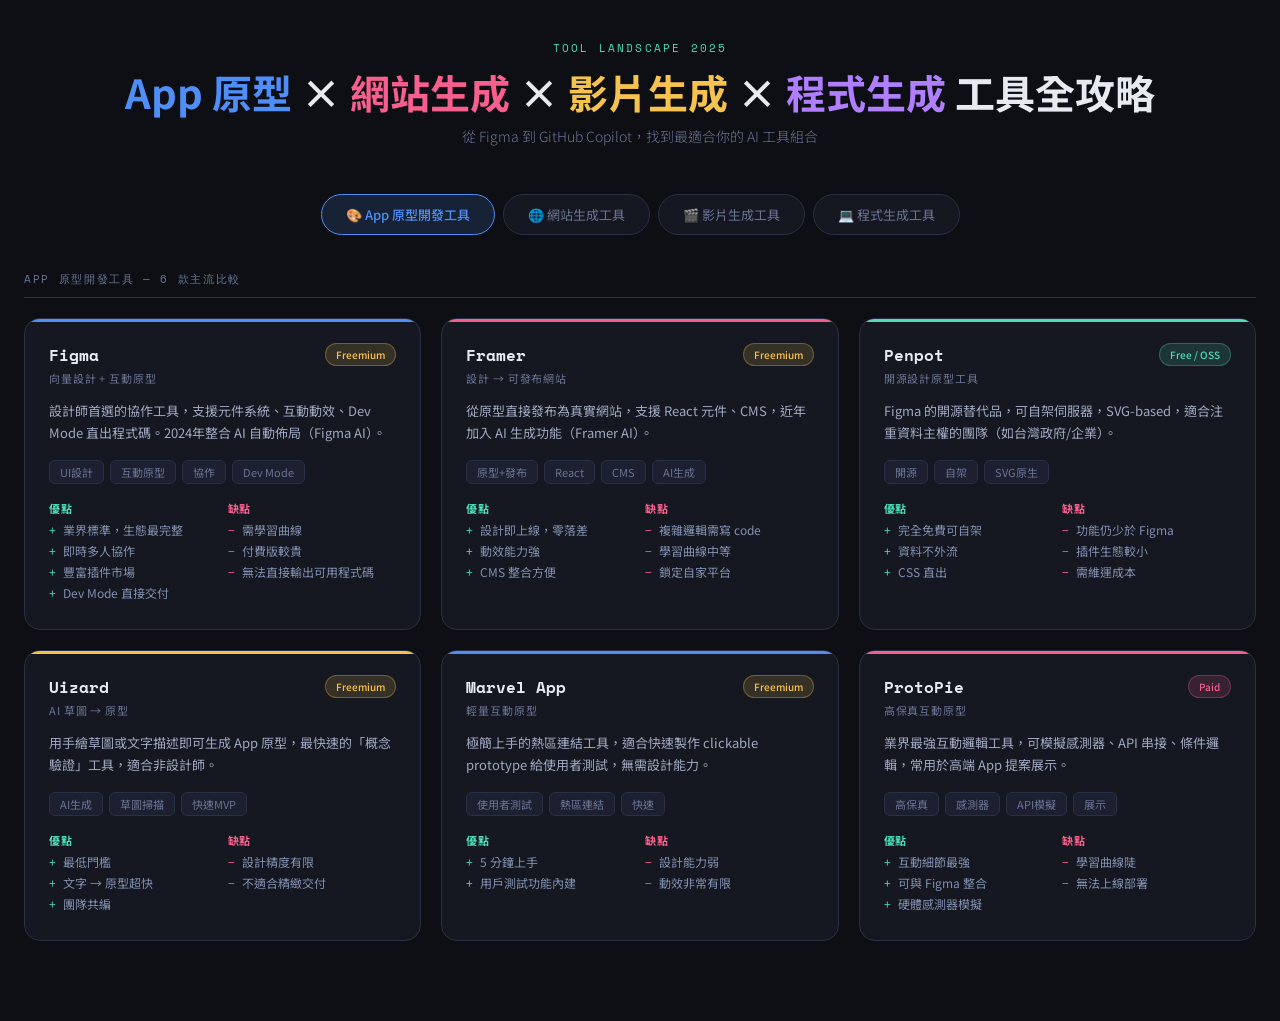
<file: 資料檔/AI生成工具整理.html>
<!DOCTYPE html>
<html lang="zh-TW">
<head>
<meta charset="UTF-8">
<meta name="viewport" content="width=device-width, initial-scale=1.0">
<title>App原型 × 網站生成 × 影片生成 × 程式生成工具比較</title>
<style>
  @import url('https://fonts.googleapis.com/css2?family=Noto+Sans+TC:wght@300;400;500;700&family=Space+Mono:wght@400;700&display=swap');

  :root {
    --bg: #0d0f14;
    --surface: #151820;
    --surface2: #1c2030;
    --border: #2a3045;
    --accent1: #4f8ef7;
    --accent2: #f75f8e;
    --accent3: #4fdbb5;
    --accent4: #f7c34f;
    --accent5: #b07fff;
    --text: #e8eaf2;
    --muted: #6b7494;
  }

  * { box-sizing: border-box; margin: 0; padding: 0; }

  body {
    background: var(--bg);
    color: var(--text);
    font-family: 'Noto Sans TC', sans-serif;
    min-height: 100vh;
    padding: 40px 24px;
  }

  .header {
    text-align: center;
    margin-bottom: 48px;
  }

  .header-eyebrow {
    font-family: 'Space Mono', monospace;
    font-size: 11px;
    letter-spacing: 0.2em;
    color: var(--accent3);
    text-transform: uppercase;
    margin-bottom: 12px;
  }

  h1 {
    font-size: clamp(24px, 4vw, 40px);
    font-weight: 700;
    line-height: 1.2;
    margin-bottom: 10px;
  }

  h1 span.a { color: var(--accent1); }
  h1 span.b { color: var(--accent2); }
  h1 span.c { color: var(--accent4); }
  h1 span.d { color: var(--accent5); }

  .subtitle {
    color: var(--muted);
    font-size: 14px;
    font-weight: 300;
  }

  /* Tab switcher */
  .tabs {
    display: flex;
    gap: 8px;
    justify-content: center;
    margin-bottom: 36px;
    flex-wrap: wrap;
  }

  .tab-btn {
    padding: 10px 24px;
    border-radius: 999px;
    border: 1px solid var(--border);
    background: var(--surface);
    color: var(--muted);
    font-family: 'Noto Sans TC', sans-serif;
    font-size: 13px;
    cursor: pointer;
    transition: all 0.2s;
  }

  .tab-btn:hover { border-color: var(--accent1); color: var(--text); }

  .tab-btn.active-proto {
    background: rgba(79,142,247,0.15);
    border-color: var(--accent1);
    color: var(--accent1);
    font-weight: 500;
  }

  .tab-btn.active-web {
    background: rgba(247,95,142,0.15);
    border-color: var(--accent2);
    color: var(--accent2);
    font-weight: 500;
  }

  .tab-btn.active-video {
    background: rgba(247,195,79,0.15);
    border-color: var(--accent4);
    color: var(--accent4);
    font-weight: 500;
  }

  .tab-btn.active-code {
    background: rgba(176,127,255,0.15);
    border-color: var(--accent5);
    color: var(--accent5);
    font-weight: 500;
  }

  /* Panel */
  .panel { display: none; }
  .panel.active { display: block; animation: fadeIn 0.3s ease; }

  @keyframes fadeIn { from { opacity: 0; transform: translateY(8px); } to { opacity: 1; transform: translateY(0); } }

  /* Tool cards grid */
  .cards-grid {
    display: grid;
    grid-template-columns: repeat(auto-fill, minmax(300px, 1fr));
    gap: 20px;
    margin-bottom: 40px;
  }

  .card {
    background: var(--surface);
    border: 1px solid var(--border);
    border-radius: 16px;
    padding: 24px;
    position: relative;
    overflow: hidden;
    transition: border-color 0.2s, transform 0.2s;
  }

  .card:hover { transform: translateY(-2px); }

  .card::before {
    content: '';
    position: absolute;
    top: 0; left: 0; right: 0;
    height: 3px;
  }

  .card.blue::before { background: var(--accent1); border-color: var(--accent1); }
  .card.pink::before { background: var(--accent2); border-color: var(--accent2); }
  .card.green::before { background: var(--accent3); }
  .card.yellow::before { background: var(--accent4); }
  .card.purple::before { background: var(--accent5); }

  .card:hover.blue { border-color: var(--accent1); }
  .card:hover.pink { border-color: var(--accent2); }
  .card:hover.green { border-color: var(--accent3); }
  .card:hover.yellow { border-color: var(--accent4); }
  .card:hover.purple { border-color: var(--accent5); }
  .card-header {
    display: flex;
    align-items: flex-start;
    justify-content: space-between;
    margin-bottom: 14px;
  }

  .tool-name {
    font-family: 'Space Mono', monospace;
    font-size: 16px;
    font-weight: 700;
    margin-bottom: 3px;
  }

  .tool-category {
    font-size: 11px;
    color: var(--muted);
    letter-spacing: 0.08em;
  }

  .badge {
    font-size: 10px;
    padding: 3px 10px;
    border-radius: 999px;
    font-weight: 500;
    white-space: nowrap;
  }

  .badge-free { background: rgba(79,219,181,0.15); color: var(--accent3); border: 1px solid rgba(79,219,181,0.3); }
  .badge-paid { background: rgba(247,95,142,0.15); color: var(--accent2); border: 1px solid rgba(247,95,142,0.3); }
  .badge-freemium { background: rgba(247,195,79,0.15); color: var(--accent4); border: 1px solid rgba(247,195,79,0.3); }

  .tool-desc {
    font-size: 13px;
    color: #a0a8c0;
    line-height: 1.7;
    margin-bottom: 16px;
  }

  .tags {
    display: flex;
    flex-wrap: wrap;
    gap: 6px;
    margin-bottom: 16px;
  }

  .tag {
    font-size: 11px;
    padding: 3px 10px;
    border-radius: 6px;
    background: var(--surface2);
    color: var(--muted);
    border: 1px solid var(--border);
  }

  .pros-cons {
    display: grid;
    grid-template-columns: 1fr 1fr;
    gap: 10px;
    font-size: 12px;
  }

  .pros h4 { color: var(--accent3); margin-bottom: 5px; font-size: 11px; letter-spacing: 0.05em; }
  .cons h4 { color: var(--accent2); margin-bottom: 5px; font-size: 11px; letter-spacing: 0.05em; }

  .pros li, .cons li {
    list-style: none;
    padding-left: 14px;
    position: relative;
    color: #8090b0;
    margin-bottom: 3px;
    line-height: 1.5;
  }

  .pros li::before { content: '+'; position: absolute; left: 0; color: var(--accent3); }
  .cons li::before { content: '−'; position: absolute; left: 0; color: var(--accent2); }

  /* Comparison table */
  .compare-wrapper {
    overflow-x: auto;
    border-radius: 16px;
    border: 1px solid var(--border);
  }

  table {
    width: 100%;
    border-collapse: collapse;
    font-size: 13px;
    min-width: 700px;
  }

  th {
    padding: 14px 16px;
    text-align: left;
    background: var(--surface2);
    font-weight: 500;
    font-size: 12px;
    color: var(--muted);
    letter-spacing: 0.05em;
    border-bottom: 1px solid var(--border);
  }

  th:first-child { color: var(--text); }

  td {
    padding: 13px 16px;
    border-bottom: 1px solid var(--border);
    vertical-align: top;
    color: #9aa0bc;
    line-height: 1.5;
  }

  tr:last-child td { border-bottom: none; }

  tr:hover td { background: rgba(255,255,255,0.02); }

  td:first-child {
    font-family: 'Space Mono', monospace;
    font-size: 12px;
    font-weight: 700;
    color: var(--text);
    white-space: nowrap;
  }

  .dot-yes { color: var(--accent3); font-size: 16px; }
  .dot-partial { color: var(--accent4); font-size: 16px; }
  .dot-no { color: var(--muted); font-size: 16px; }

  /* Recommendation box */
  .rec-grid {
    display: grid;
    grid-template-columns: repeat(auto-fill, minmax(260px, 1fr));
    gap: 16px;
    margin-top: 32px;
  }

  .rec-card {
    background: var(--surface);
    border: 1px solid var(--border);
    border-radius: 14px;
    padding: 20px;
  }

  .rec-card h3 {
    font-size: 13px;
    font-weight: 700;
    margin-bottom: 10px;
    display: flex;
    align-items: center;
    gap: 8px;
  }

  .rec-icon {
    width: 28px; height: 28px;
    border-radius: 8px;
    display: flex; align-items: center; justify-content: center;
    font-size: 14px;
  }

  .rec-card p {
    font-size: 12px;
    color: var(--muted);
    line-height: 1.7;
  }

  .rec-card strong { color: var(--text); }

  section-title {
    display: block;
    font-size: 11px;
    font-family: 'Space Mono', monospace;
    letter-spacing: 0.15em;
    color: var(--muted);
    text-transform: uppercase;
    margin-bottom: 20px;
    padding-bottom: 10px;
    border-bottom: 1px solid var(--border);
  }
</style>
</head>
<body>

<div class="header">
  <div class="header-eyebrow">Tool Landscape 2025</div>
  <h1><span class="a">App 原型</span> × <span class="b">網站生成</span> × <span class="c">影片生成</span> × <span class="d">程式生成</span> 工具全攻略</h1>
  <p class="subtitle">從 Figma 到 GitHub Copilot，找到最適合你的 AI 工具組合</p>
</div>

<div class="tabs">
  <button class="tab-btn active-proto" onclick="showTab('proto', this, 'proto')">🎨 App 原型開發工具</button>
  <button class="tab-btn" onclick="showTab('web', this, 'web')">🌐 網站生成工具</button>
  <button class="tab-btn" onclick="showTab('video', this, 'video')">🎬 影片生成工具</button>
  <button class="tab-btn" onclick="showTab('code', this, 'code')">💻 程式生成工具</button>
</div>

<!-- PANEL 1: App Prototyping -->
<div id="proto" class="panel active">
  <section-title>App 原型開發工具 — 6 款主流比較</section-title>
  <div class="cards-grid">

    <div class="card blue">
      <div class="card-header">
        <div>
          <div class="tool-name">Figma</div>
          <div class="tool-category">向量設計 + 互動原型</div>
        </div>
        <span class="badge badge-freemium">Freemium</span>
      </div>
      <p class="tool-desc">設計師首選的協作工具，支援元件系統、互動動效、Dev Mode 直出程式碼。2024年整合 AI 自動佈局（Figma AI）。</p>
      <div class="tags">
        <span class="tag">UI設計</span><span class="tag">互動原型</span><span class="tag">協作</span><span class="tag">Dev Mode</span>
      </div>
      <div class="pros-cons">
        <div class="pros"><h4>優點</h4>
          <ul>
            <li>業界標準，生態最完整</li>
            <li>即時多人協作</li>
            <li>豐富插件市場</li>
            <li>Dev Mode 直接交付</li>
          </ul>
        </div>
        <div class="cons"><h4>缺點</h4>
          <ul>
            <li>需學習曲線</li>
            <li>付費版較貴</li>
            <li>無法直接輸出可用程式碼</li>
          </ul>
        </div>
      </div>
    </div>

    <div class="card pink">
      <div class="card-header">
        <div>
          <div class="tool-name">Framer</div>
          <div class="tool-category">設計 → 可發布網站</div>
        </div>
        <span class="badge badge-freemium">Freemium</span>
      </div>
      <p class="tool-desc">從原型直接發布為真實網站，支援 React 元件、CMS，近年加入 AI 生成功能（Framer AI）。</p>
      <div class="tags">
        <span class="tag">原型+發布</span><span class="tag">React</span><span class="tag">CMS</span><span class="tag">AI生成</span>
      </div>
      <div class="pros-cons">
        <div class="pros"><h4>優點</h4>
          <ul>
            <li>設計即上線，零落差</li>
            <li>動效能力強</li>
            <li>CMS 整合方便</li>
          </ul>
        </div>
        <div class="cons"><h4>缺點</h4>
          <ul>
            <li>複雜邏輯需寫 code</li>
            <li>學習曲線中等</li>
            <li>鎖定自家平台</li>
          </ul>
        </div>
      </div>
    </div>

    <div class="card green">
      <div class="card-header">
        <div>
          <div class="tool-name">Penpot</div>
          <div class="tool-category">開源設計原型工具</div>
        </div>
        <span class="badge badge-free">Free / OSS</span>
      </div>
      <p class="tool-desc">Figma 的開源替代品，可自架伺服器，SVG-based，適合注重資料主權的團隊（如台灣政府/企業）。</p>
      <div class="tags">
        <span class="tag">開源</span><span class="tag">自架</span><span class="tag">SVG原生</span>
      </div>
      <div class="pros-cons">
        <div class="pros"><h4>優點</h4>
          <ul>
            <li>完全免費可自架</li>
            <li>資料不外流</li>
            <li>CSS 直出</li>
          </ul>
        </div>
        <div class="cons"><h4>缺點</h4>
          <ul>
            <li>功能仍少於 Figma</li>
            <li>插件生態較小</li>
            <li>需維運成本</li>
          </ul>
        </div>
      </div>
    </div>

    <div class="card yellow">
      <div class="card-header">
        <div>
          <div class="tool-name">Uizard</div>
          <div class="tool-category">AI 草圖 → 原型</div>
        </div>
        <span class="badge badge-freemium">Freemium</span>
      </div>
      <p class="tool-desc">用手繪草圖或文字描述即可生成 App 原型，最快速的「概念驗證」工具，適合非設計師。</p>
      <div class="tags">
        <span class="tag">AI生成</span><span class="tag">草圖掃描</span><span class="tag">快速MVP</span>
      </div>
      <div class="pros-cons">
        <div class="pros"><h4>優點</h4>
          <ul>
            <li>最低門檻</li>
            <li>文字 → 原型超快</li>
            <li>團隊共編</li>
          </ul>
        </div>
        <div class="cons"><h4>缺點</h4>
          <ul>
            <li>設計精度有限</li>
            <li>不適合精緻交付</li>
          </ul>
        </div>
      </div>
    </div>

    <div class="card blue">
      <div class="card-header">
        <div>
          <div class="tool-name">Marvel App</div>
          <div class="tool-category">輕量互動原型</div>
        </div>
        <span class="badge badge-freemium">Freemium</span>
      </div>
      <p class="tool-desc">極簡上手的熱區連結工具，適合快速製作 clickable prototype 給使用者測試，無需設計能力。</p>
      <div class="tags">
        <span class="tag">使用者測試</span><span class="tag">熱區連結</span><span class="tag">快速</span>
      </div>
      <div class="pros-cons">
        <div class="pros"><h4>優點</h4>
          <ul>
            <li>5 分鐘上手</li>
            <li>用戶測試功能內建</li>
          </ul>
        </div>
        <div class="cons"><h4>缺點</h4>
          <ul>
            <li>設計能力弱</li>
            <li>動效非常有限</li>
          </ul>
        </div>
      </div>
    </div>

    <div class="card pink">
      <div class="card-header">
        <div>
          <div class="tool-name">ProtoPie</div>
          <div class="tool-category">高保真互動原型</div>
        </div>
        <span class="badge badge-paid">Paid</span>
      </div>
      <p class="tool-desc">業界最強互動邏輯工具，可模擬感測器、API 串接、條件邏輯，常用於高端 App 提案展示。</p>
      <div class="tags">
        <span class="tag">高保真</span><span class="tag">感測器</span><span class="tag">API模擬</span><span class="tag">展示</span>
      </div>
      <div class="pros-cons">
        <div class="pros"><h4>優點</h4>
          <ul>
            <li>互動細節最強</li>
            <li>可與 Figma 整合</li>
            <li>硬體感測器模擬</li>
          </ul>
        </div>
        <div class="cons"><h4>缺點</h4>
          <ul>
            <li>學習曲線陡</li>
            <li>無法上線部署</li>
          </ul>
        </div>
      </div>
    </div>

  </div>
</div>

<!-- PANEL 2: Website Generation -->
<div id="web" class="panel">
  <section-title>AI 網站生成工具 — 6 款主流比較</section-title>
  <div class="cards-grid">

    <div class="card pink">
      <div class="card-header">
        <div>
          <div class="tool-name">Bolt.new</div>
          <div class="tool-category">AI 全端生成 + 部署</div>
        </div>
        <span class="badge badge-freemium">Freemium</span>
      </div>
      <p class="tool-desc">StackBlitz 出品，在瀏覽器直接以自然語言生成完整 React/Vue/Node 應用，可一鍵部署 Netlify，2024 年爆紅。</p>
      <div class="tags">
        <span class="tag">全端生成</span><span class="tag">React</span><span class="tag">一鍵部署</span><span class="tag">Claude後端</span>
      </div>
      <div class="pros-cons">
        <div class="pros"><h4>優點</h4>
          <ul>
            <li>真實可運行程式碼</li>
            <li>全端包含後端</li>
            <li>即時預覽+部署</li>
            <li>支援套件安裝</li>
          </ul>
        </div>
        <div class="cons"><h4>缺點</h4>
          <ul>
            <li>複雜專案 token 燃燒快</li>
            <li>免費版有限制</li>
          </ul>
        </div>
      </div>
    </div>

    <div class="card blue">
      <div class="card-header">
        <div>
          <div class="tool-name">Lovable</div>
          <div class="tool-category">AI 全端 SaaS 生成</div>
        </div>
        <span class="badge badge-freemium">Freemium</span>
      </div>
      <p class="tool-desc">前身 GPT Engineer，專注生成可上線的 SaaS 應用，整合 Supabase 資料庫，適合快速做 MVP。</p>
      <div class="tags">
        <span class="tag">SaaS MVP</span><span class="tag">Supabase</span><span class="tag">GitHub同步</span>
      </div>
      <div class="pros-cons">
        <div class="pros"><h4>優點</h4>
          <ul>
            <li>資料庫整合流暢</li>
            <li>Auth 內建</li>
            <li>GitHub 雙向同步</li>
          </ul>
        </div>
        <div class="cons"><h4>缺點</h4>
          <ul>
            <li>設計自由度較低</li>
            <li>大型專案易出錯</li>
          </ul>
        </div>
      </div>
    </div>

    <div class="card green">
      <div class="card-header">
        <div>
          <div class="tool-name">v0.dev</div>
          <div class="tool-category">Vercel UI 元件生成</div>
        </div>
        <span class="badge badge-freemium">Freemium</span>
      </div>
      <p class="tool-desc">Vercel 出品，專攻 UI 元件生成（React + shadcn/ui + Tailwind），適合前端開發者快速產出元件庫。</p>
      <div class="tags">
        <span class="tag">UI元件</span><span class="tag">shadcn</span><span class="tag">Tailwind</span><span class="tag">Next.js</span>
      </div>
      <div class="pros-cons">
        <div class="pros"><h4>優點</h4>
          <ul>
            <li>元件品質高</li>
            <li>可直接複製進專案</li>
            <li>整合 Vercel 部署</li>
          </ul>
        </div>
        <div class="cons"><h4>缺點</h4>
          <ul>
            <li>非全站生成</li>
            <li>需有 React 基礎</li>
          </ul>
        </div>
      </div>
    </div>

    <div class="card yellow">
      <div class="card-header">
        <div>
          <div class="tool-name">Webflow</div>
          <div class="tool-category">No-code 視覺化建站</div>
        </div>
        <span class="badge badge-freemium">Freemium</span>
      </div>
      <p class="tool-desc">業界最成熟的 no-code 建站平台，CSS 可視化操作，CMS 強大，近年整合 AI 生成（Webflow AI）。</p>
      <div class="tags">
        <span class="tag">No-code</span><span class="tag">CMS</span><span class="tag">企業級</span><span class="tag">SEO</span>
      </div>
      <div class="pros-cons">
        <div class="pros"><h4>優點</h4>
          <ul>
            <li>設計自由度最高</li>
            <li>CMS 功能完整</li>
            <li>SEO 友好</li>
          </ul>
        </div>
        <div class="cons"><h4>缺點</h4>
          <ul>
            <li>學習成本高</li>
            <li>月費偏高</li>
            <li>複雜互動需 Webflow Logic</li>
          </ul>
        </div>
      </div>
    </div>

    <div class="card blue">
      <div class="card-header">
        <div>
          <div class="tool-name">Durable</div>
          <div class="tool-category">30秒 AI 快速建站</div>
        </div>
        <span class="badge badge-freemium">Freemium</span>
      </div>
      <p class="tool-desc">輸入行業+描述，30 秒生成整個品牌網站含文案、圖片，主打中小企業快速開業需求。</p>
      <div class="tags">
        <span class="tag">超快生成</span><span class="tag">SME適用</span><span class="tag">品牌網站</span>
      </div>
      <div class="pros-cons">
        <div class="pros"><h4>優點</h4>
          <ul>
            <li>門檻極低</li>
            <li>含文案自動生成</li>
            <li>適合中小商家</li>
          </ul>
        </div>
        <div class="cons"><h4>缺點</h4>
          <ul>
            <li>自定義空間小</li>
            <li>設計模板感重</li>
          </ul>
        </div>
      </div>
    </div>

    <div class="card pink">
      <div class="card-header">
        <div>
          <div class="tool-name">Wix Studio AI</div>
          <div class="tool-category">AI + 拖拉建站</div>
        </div>
        <span class="badge badge-freemium">Freemium</span>
      </div>
      <p class="tool-desc">Wix 進化版，整合 AI 自動版型、文案、圖片生成，適合需要電商功能的中小企業，台灣使用率高。</p>
      <div class="tags">
        <span class="tag">電商</span><span class="tag">拖拉</span><span class="tag">AI版型</span><span class="tag">多語言</span>
      </div>
      <div class="pros-cons">
        <div class="pros"><h4>優點</h4>
          <ul>
            <li>中文介面支援</li>
            <li>電商功能完整</li>
            <li>App Market 豐富</li>
          </ul>
        </div>
        <div class="cons"><h4>缺點</h4>
          <ul>
            <li>程式碼輸出受限</li>
            <li>進階需費用</li>
          </ul>
        </div>
      </div>
    </div>

  </div>
</div>

<!-- PANEL 3: Video Generation -->
<div id="video" class="panel">
  <section-title>AI 影片生成工具 — 6 款主流比較</section-title>
  <div class="cards-grid">

    <div class="card yellow">
      <div class="card-header">
        <div>
          <div class="tool-name">Sora</div>
          <div class="tool-category">OpenAI 文字→影片</div>
        </div>
        <span class="badge badge-paid">Paid</span>
      </div>
      <p class="tool-desc">OpenAI 旗艦影片生成模型，支援最長 20 秒、1080p 輸出，物理模擬真實感業界領先，整合於 ChatGPT Plus/Pro。</p>
      <div class="tags">
        <span class="tag">文字生成</span><span class="tag">1080p</span><span class="tag">物理模擬</span><span class="tag">長影片</span>
      </div>
      <div class="pros-cons">
        <div class="pros"><h4>優點</h4>
          <ul>
            <li>影片品質最佳</li>
            <li>物理一致性強</li>
            <li>支援影片延伸/重新混合</li>
          </ul>
        </div>
        <div class="cons"><h4>缺點</h4>
          <ul>
            <li>需 ChatGPT Pro ($200/月)</li>
            <li>生成速度慢</li>
            <li>字元控制仍有限</li>
          </ul>
        </div>
      </div>
    </div>

    <div class="card pink">
      <div class="card-header">
        <div>
          <div class="tool-name">Runway Gen-3</div>
          <div class="tool-category">創意影片生成平台</div>
        </div>
        <span class="badge badge-freemium">Freemium</span>
      </div>
      <p class="tool-desc">影片生成領域最資深的平台，支援文字→影片、圖片→影片、影片→影片，廣泛用於電影/廣告製作。</p>
      <div class="tags">
        <span class="tag">圖片轉影片</span><span class="tag">風格轉換</span><span class="tag">廣告製作</span><span class="tag">API</span>
      </div>
      <div class="pros-cons">
        <div class="pros"><h4>優點</h4>
          <ul>
            <li>功能最多元</li>
            <li>有 API 可整合</li>
            <li>創意控制度高</li>
          </ul>
        </div>
        <div class="cons"><h4>缺點</h4>
          <ul>
            <li>免費額度少</li>
            <li>進階需 $35+/月</li>
            <li>學習曲線中等</li>
          </ul>
        </div>
      </div>
    </div>

    <div class="card blue">
      <div class="card-header">
        <div>
          <div class="tool-name">Kling AI</div>
          <div class="tool-category">快手出品 高品質生成</div>
        </div>
        <span class="badge badge-freemium">Freemium</span>
      </div>
      <p class="tool-desc">快手（Kuaishou）出品，亞洲市場最受矚目的影片生成工具，支援最長 3 分鐘影片，中文提示詞友好。</p>
      <div class="tags">
        <span class="tag">長影片3分鐘</span><span class="tag">中文提示</span><span class="tag">人物動作</span><span class="tag">亞洲場景</span>
      </div>
      <div class="pros-cons">
        <div class="pros"><h4>優點</h4>
          <ul>
            <li>中文提示效果佳</li>
            <li>亞洲臉孔/場景自然</li>
            <li>最長可達 3 分鐘</li>
            <li>免費額度充足</li>
          </ul>
        </div>
        <div class="cons"><h4>缺點</h4>
          <ul>
            <li>歐美場景相對弱</li>
            <li>高峰期排隊久</li>
          </ul>
        </div>
      </div>
    </div>

    <div class="card green">
      <div class="card-header">
        <div>
          <div class="tool-name">HeyGen</div>
          <div class="tool-category">AI 數位人 / 行銷影片</div>
        </div>
        <span class="badge badge-freemium">Freemium</span>
      </div>
      <p class="tool-desc">以 AI 數位人（Avatar）為核心，輸入文字即可生成真人說話影片，支援 40+ 語言配音，台灣電商/教育業廣泛使用。</p>
      <div class="tags">
        <span class="tag">數位人</span><span class="tag">多語配音</span><span class="tag">行銷影片</span><span class="tag">電商</span>
      </div>
      <div class="pros-cons">
        <div class="pros"><h4>優點</h4>
          <ul>
            <li>數位人品質最佳</li>
            <li>繁中配音支援</li>
            <li>簡報→影片一鍵轉</li>
            <li>自訂 Avatar</li>
          </ul>
        </div>
        <div class="cons"><h4>缺點</h4>
          <ul>
            <li>非影片創意生成</li>
            <li>進階方案$29+/月</li>
          </ul>
        </div>
      </div>
    </div>

    <div class="card yellow">
      <div class="card-header">
        <div>
          <div class="tool-name">Pika Labs</div>
          <div class="tool-category">輕量 AI 影片生成</div>
        </div>
        <span class="badge badge-freemium">Freemium</span>
      </div>
      <p class="tool-desc">以「Pikaffects」特效功能著稱（爆炸、融化、縮小等），上手容易，適合行銷短影片與社群內容創作。</p>
      <div class="tags">
        <span class="tag">特效豐富</span><span class="tag">社群影片</span><span class="tag">快速生成</span>
      </div>
      <div class="pros-cons">
        <div class="pros"><h4>優點</h4>
          <ul>
            <li>特效創意多樣</li>
            <li>生成速度快</li>
            <li>免費額度適中</li>
          </ul>
        </div>
        <div class="cons"><h4>缺點</h4>
          <ul>
            <li>長影片能力弱</li>
            <li>寫實度不如 Sora</li>
          </ul>
        </div>
      </div>
    </div>

    <div class="card pink">
      <div class="card-header">
        <div>
          <div class="tool-name">InVideo AI</div>
          <div class="tool-category">文字→完整影片編輯</div>
        </div>
        <span class="badge badge-freemium">Freemium</span>
      </div>
      <p class="tool-desc">輸入主題或腳本，自動生成含素材、字幕、音樂的完整影片，適合行銷人員和內容創作者快速產出解說影片。</p>
      <div class="tags">
        <span class="tag">腳本→影片</span><span class="tag">自動字幕</span><span class="tag">素材庫</span><span class="tag">行銷</span>
      </div>
      <div class="pros-cons">
        <div class="pros"><h4>優點</h4>
          <ul>
            <li>全流程自動化</li>
            <li>素材庫豐富</li>
            <li>適合非設計師</li>
          </ul>
        </div>
        <div class="cons"><h4>缺點</h4>
          <ul>
            <li>創意生成能力弱</li>
            <li>素材感較重</li>
            <li>免費版有浮水印</li>
          </ul>
        </div>
      </div>
    </div>

  </div>
</div>

<!-- PANEL 4: Code Generation -->
<div id="code" class="panel">
  <section-title>AI 程式生成工具 — 6 款主流比較</section-title>
  <div class="cards-grid">

    <div class="card purple">
      <div class="card-header">
        <div>
          <div class="tool-name">GitHub Copilot</div>
          <div class="tool-category">IDE 內嵌 AI 程式助理</div>
        </div>
        <span class="badge badge-paid">$10+/月</span>
      </div>
      <p class="tool-desc">微軟/OpenAI 出品，深度整合 VS Code、JetBrains 等主流 IDE，即時補全程式碼、生成函式、解釋 bug，目前最廣泛使用的 AI 編程工具。</p>
      <div class="tags">
        <span class="tag">IDE整合</span><span class="tag">即時補全</span><span class="tag">多語言</span><span class="tag">企業版</span>
      </div>
      <div class="pros-cons">
        <div class="pros"><h4>優點</h4>
          <ul>
            <li>IDE 整合最成熟</li>
            <li>支援 70+ 語言</li>
            <li>企業版合規安全</li>
            <li>Copilot Chat 問答</li>
          </ul>
        </div>
        <div class="cons"><h4>缺點</h4>
          <ul>
            <li>需付費（學生免費）</li>
            <li>大型重構能力有限</li>
            <li>依賴網路連線</li>
          </ul>
        </div>
      </div>
    </div>

    <div class="card blue">
      <div class="card-header">
        <div>
          <div class="tool-name">Claude Code</div>
          <div class="tool-category">Agentic 終端機開發</div>
        </div>
        <span class="badge badge-paid">用量計費</span>
      </div>
      <p class="tool-desc">Anthropic 出品的 CLI 工具，可直接讀取整個程式庫、執行指令、修改檔案，以 agent 模式完成跨檔案複雜任務，2025 年最受矚目的開發工具。</p>
      <div class="tags">
        <span class="tag">Agent模式</span><span class="tag">跨檔案</span><span class="tag">CLI</span><span class="tag">程式庫理解</span>
      </div>
      <div class="pros-cons">
        <div class="pros"><h4>優點</h4>
          <ul>
            <li>理解整個 codebase</li>
            <li>自主執行複雜任務</li>
            <li>Git 整合自動提交</li>
            <li>最適合 AIDC 開發</li>
          </ul>
        </div>
        <div class="cons"><h4>缺點</h4>
          <ul>
            <li>需熟悉終端機操作</li>
            <li>用量計費需控制</li>
          </ul>
        </div>
      </div>
    </div>

    <div class="card green">
      <div class="card-header">
        <div>
          <div class="tool-name">Cursor</div>
          <div class="tool-category">AI-first 程式碼編輯器</div>
        </div>
        <span class="badge badge-freemium">Freemium</span>
      </div>
      <p class="tool-desc">基於 VS Code 分叉的 AI 原生編輯器，支援 Composer（跨檔案生成）、Chat、Tab 補全，可選擇 Claude/GPT-4/Gemini 多種模型後端。</p>
      <div class="tags">
        <span class="tag">AI編輯器</span><span class="tag">多模型</span><span class="tag">Composer</span><span class="tag">跨檔案</span>
      </div>
      <div class="pros-cons">
        <div class="pros"><h4>優點</h4>
          <ul>
            <li>體驗最流暢</li>
            <li>可切換 Claude 後端</li>
            <li>免費版夠用</li>
            <li>VS Code 習慣無縫遷移</li>
          </ul>
        </div>
        <div class="cons"><h4>缺點</h4>
          <ul>
            <li>非官方 VS Code 分叉</li>
            <li>Pro 版 $20/月</li>
          </ul>
        </div>
      </div>
    </div>

    <div class="card yellow">
      <div class="card-header">
        <div>
          <div class="tool-name">Windsurf</div>
          <div class="tool-category">Agentic AI 編輯器</div>
        </div>
        <span class="badge badge-freemium">Freemium</span>
      </div>
      <p class="tool-desc">Codeium 出品，主打「Cascade」agent 功能，能自主規劃並執行多步驟任務，2025 年被 OpenAI 收購後引發業界關注。</p>
      <div class="tags">
        <span class="tag">Cascade Agent</span><span class="tag">自主規劃</span><span class="tag">免費額度大</span>
      </div>
      <div class="pros-cons">
        <div class="pros"><h4>優點</h4>
          <ul>
            <li>免費版功能強</li>
            <li>Agent 規劃能力佳</li>
            <li>上下文理解深</li>
          </ul>
        </div>
        <div class="cons"><h4>缺點</h4>
          <ul>
            <li>被 OpenAI 收購後方向未定</li>
            <li>社群資源少於 Cursor</li>
          </ul>
        </div>
      </div>
    </div>

    <div class="card pink">
      <div class="card-header">
        <div>
          <div class="tool-name">Replit Agent</div>
          <div class="tool-category">雲端 IDE + AI 全端</div>
        </div>
        <span class="badge badge-freemium">Freemium</span>
      </div>
      <p class="tool-desc">瀏覽器內的雲端開發環境，AI Agent 可從自然語言描述直接建立完整專案、部署上線，無需本機環境設置，適合快速驗證想法。</p>
      <div class="tags">
        <span class="tag">雲端IDE</span><span class="tag">零環境設置</span><span class="tag">一鍵部署</span><span class="tag">協作</span>
      </div>
      <div class="pros-cons">
        <div class="pros"><h4>優點</h4>
          <ul>
            <li>零安裝即可開始</li>
            <li>生成+部署一體</li>
            <li>教學/教育場景理想</li>
          </ul>
        </div>
        <div class="cons"><h4>缺點</h4>
          <ul>
            <li>效能不如本機</li>
            <li>大型專案限制多</li>
          </ul>
        </div>
      </div>
    </div>

    <div class="card purple">
      <div class="card-header">
        <div>
          <div class="tool-name">Amazon Q Developer</div>
          <div class="tool-category">企業級 AI 開發助理</div>
        </div>
        <span class="badge badge-freemium">Freemium</span>
      </div>
      <p class="tool-desc">AWS 出品，前身 CodeWhisperer，深度整合 AWS 生態，支援程式碼掃描、安全漏洞偵測、資料庫 schema 理解，適合企業雲端開發。</p>
      <div class="tags">
        <span class="tag">AWS整合</span><span class="tag">安全掃描</span><span class="tag">企業合規</span><span class="tag">免費個人版</span>
      </div>
      <div class="pros-cons">
        <div class="pros"><h4>優點</h4>
          <ul>
            <li>個人版完全免費</li>
            <li>AWS 資源理解最深</li>
            <li>安全合規掃描內建</li>
          </ul>
        </div>
        <div class="cons"><h4>缺點</h4>
          <ul>
            <li>非 AWS 環境優勢弱</li>
            <li>創意生成不如 Cursor</li>
          </ul>
        </div>
      </div>
    </div>

  </div>
</div>

<script>
function showTab(id, btn, type) {
  document.querySelectorAll('.panel').forEach(p => p.classList.remove('active'));
  document.getElementById(id).classList.add('active');

  document.querySelectorAll('.tab-btn').forEach(b => {
    b.className = 'tab-btn';
  });

  if (type === 'proto') btn.classList.add('active-proto');
  else if (type === 'web') btn.classList.add('active-web');
  else if (type === 'video') btn.classList.add('active-video');
  else if (type === 'code') btn.classList.add('active-code');
}
</script>
</body>
</html>
</file>
